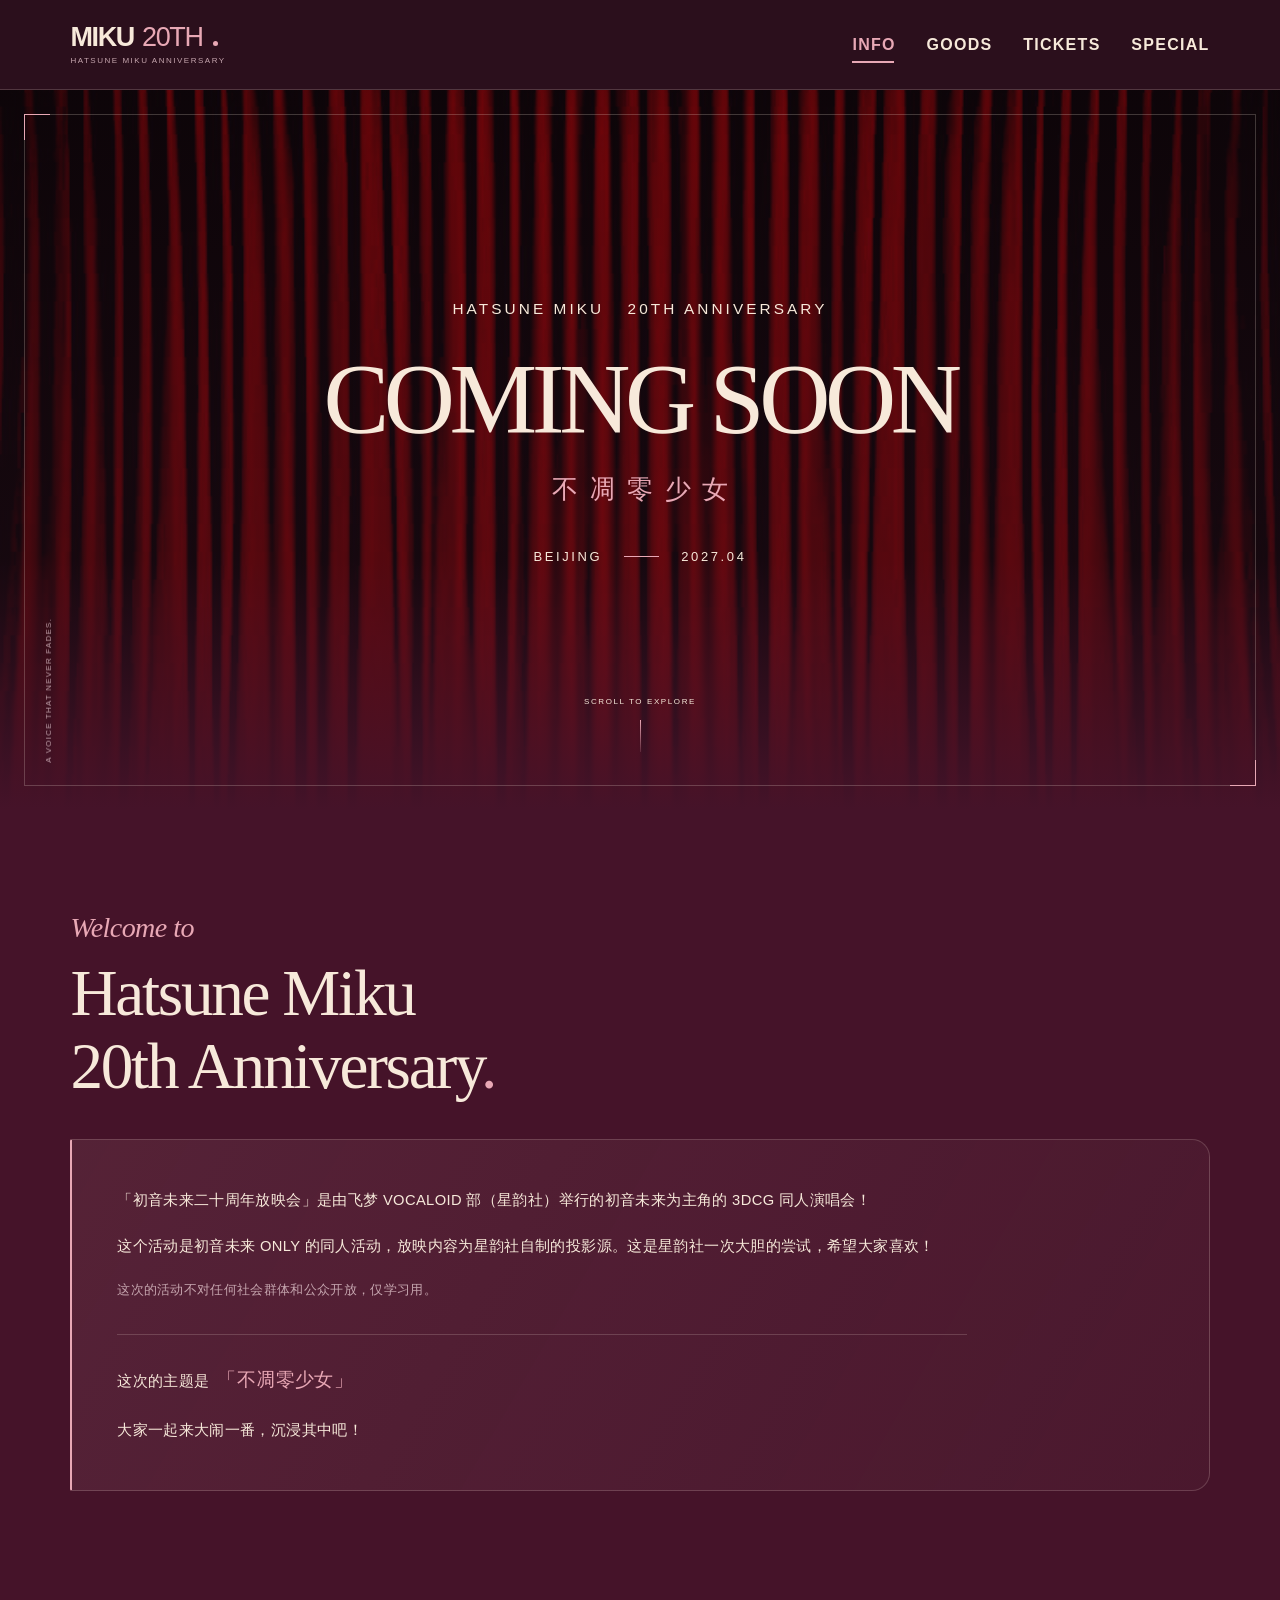
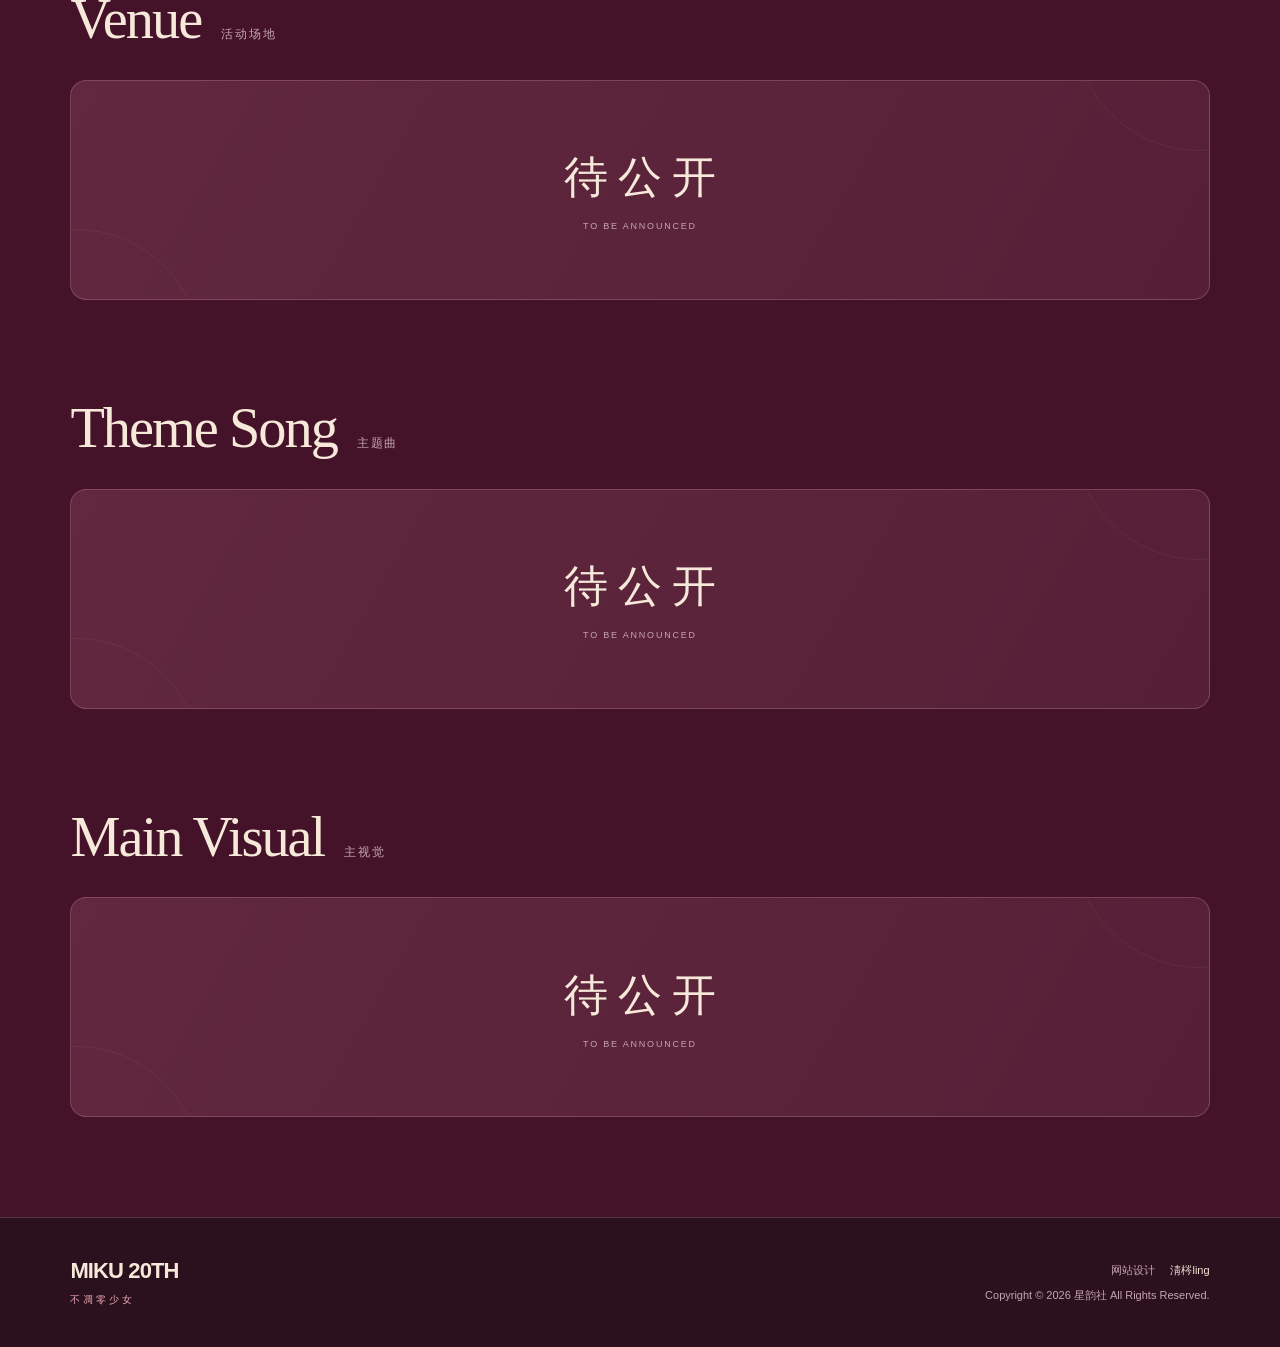
<file: index.html>
<!DOCTYPE html>
<html lang="zh-CN">
<head>
    <meta charset="UTF-8">
    <meta name="viewport" content="width=device-width, initial-scale=1, viewport-fit=cover">
    <meta name="description" content="初音未来二十周年放映会 · 不凋零少女。由飞梦 VOCALOID 部（星韵社）制作的 3DCG 同人演唱会，2027 年 4 月，北京。">
    <meta name="theme-color" content="#451329">
    <title>Hatsune Miku 20th Anniversary · 不凋零少女</title>
    <link rel="icon" href="./favicon.png" type="image/png">
    <link rel="preload" href="./background.jpg" as="image">
    <link rel="stylesheet" href="./style.css">
    <script src="./script.js" defer></script>
</head>
<body>
    <a class="skip-link" href="#main">跳至主要内容</a>
    <header class="site-header">
        <a class="brand" href="./index.html" aria-label="MIKU 20TH 首页">
            <span class="brand-name">MIKU <span>20TH</span><i aria-hidden="true"></i></span>
            <span class="brand-caption">HATSUNE MIKU ANNIVERSARY</span>
        </a>
        <nav aria-label="主导航">
            <ul>
                <li><a href="./index.html" aria-current="page">INFO</a></li>
                <li><a href="./soon.html">GOODS</a></li>
                <li><a href="./soon.html">TICKETS</a></li>
                <li><a href="./soon.html">SPECIAL</a></li>
            </ul>
        </nav>
    </header>
    <main id="main">
        <section id="hero" aria-labelledby="hero-title">
            <div class="hero-frame" aria-hidden="true"></div>
            <div class="hero-copy">
                <p class="eyebrow hero-eyebrow">HATSUNE MIKU <span>20TH ANNIVERSARY</span></p>
                <h1 id="hero-title">COMING SOON</h1>
                <p class="hero-theme">不凋零少女</p>
                <div id="time" aria-label="2027 年 4 月，北京">
                    <p>BEIJING</p><span aria-hidden="true"></span><p><time datetime="2027-04">2027.04</time></p>
                </div>
            </div>
            <a class="scroll-cue" href="#info"><span>SCROLL TO EXPLORE</span><span class="scroll-line" aria-hidden="true"></span></a>
            <span class="hero-edition" aria-hidden="true">A VOICE THAT NEVER FADES.</span>
        </section>
        <section id="info" class="chapter" aria-labelledby="info-title">
            <div class="section-heading reveal">

                <h2 id="info-title"><span class="welcome">Welcome to</span>Hatsune Miku<br><span class="anniversary">20th Anniversary<span class="title-dot">.</span></span></h2>
            </div>
            <div class="left reveal">
                <p>「初音未来二十周年放映会」是由飞梦 VOCALOID 部（星韵社）举行的初音未来为主角的 3DCG 同人演唱会！</p>
                <p>这个活动是初音未来 ONLY 的同人活动，放映内容为星韵社自制的投影源。这是星韵社一次大胆的尝试，希望大家喜欢！</p>
                <p class="event-note">这次的活动不对任何社会群体和公众开放，仅学习用。</p>
                <p class="theme-statement">这次的主题是<span>「不凋零少女」</span></p>
                <p>大家一起来大闹一番，沉浸其中吧！</p>
            </div>
        </section>
        <section id="venue" class="chapter" aria-labelledby="venue-title">
            <div class="section-heading reveal">

                <h2 id="venue-title">Venue<span class="heading-cn">活动场地</span></h2>
            </div>
            <div class="content reveal"><p class="pending">待公开</p><p class="pending-caption">TO BE ANNOUNCED</p></div>
        </section>
        <section id="theme_song" class="chapter" aria-labelledby="song-title">
            <div class="section-heading reveal">

                <h2 id="song-title">Theme Song<span class="heading-cn">主题曲</span></h2>
            </div>
            <div class="content reveal"><p class="pending">待公开</p><p class="pending-caption">TO BE ANNOUNCED</p></div>
        </section>
        <section id="main_visual" class="chapter" aria-labelledby="visual-title">
            <div class="section-heading reveal">

                <h2 id="visual-title">Main Visual<span class="heading-cn">主视觉</span></h2>
            </div>
            <div class="content reveal"><p class="pending">待公开</p><p class="pending-caption">TO BE ANNOUNCED</p></div>
        </section>
    </main>
    <footer class="site-footer">
        <a class="footer-brand" href="./index.html">MIKU 20TH<span>不凋零少女</span></a>
        <div class="footer-credit"><p>网站设计 <span>淸梣ling</span></p><p class="copyright">Copyright © 2026 星韵社 All Rights Reserved.</p></div>
    </footer>
</body>
</html>
</file>
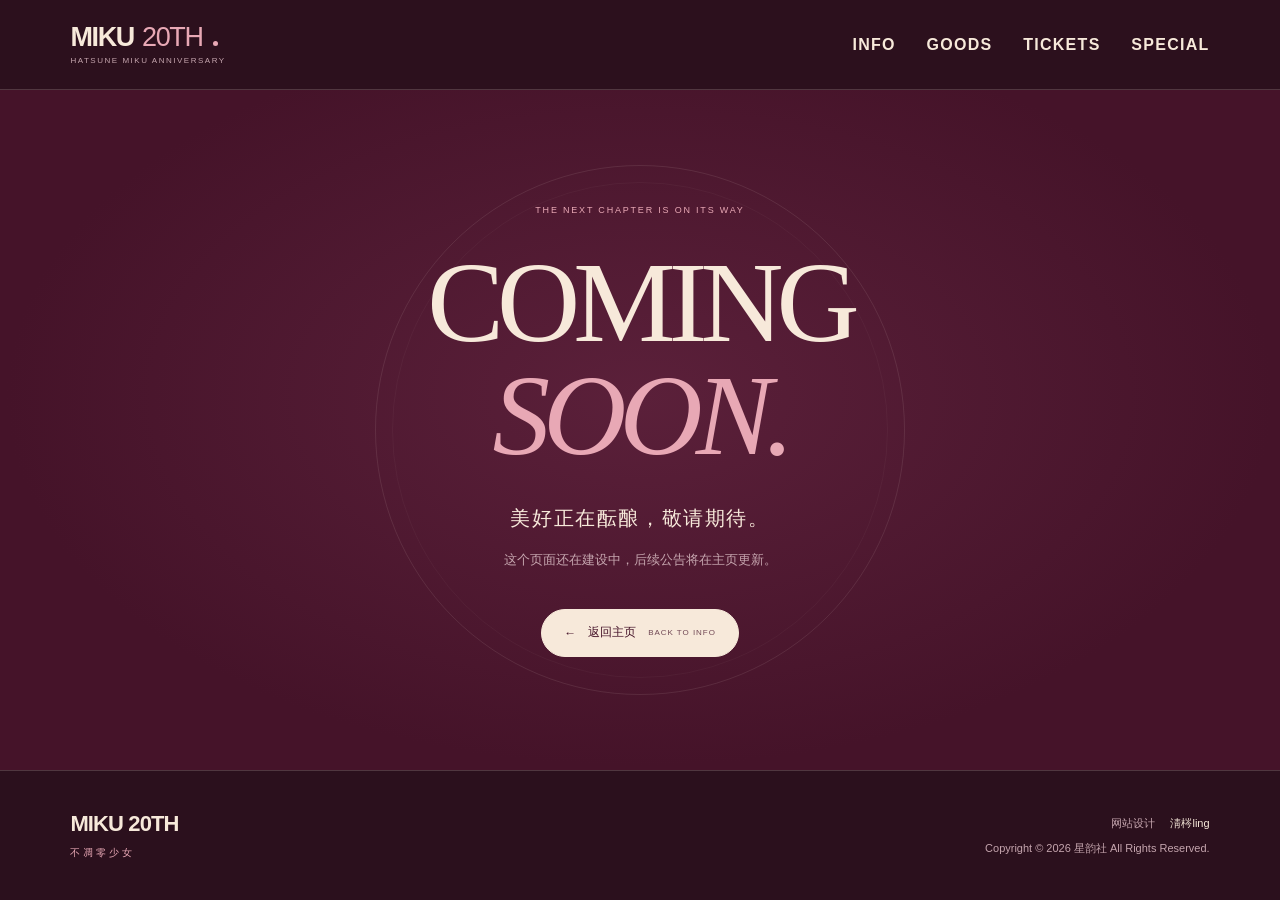
<file: soon.html>
<!DOCTYPE html>
<html lang="zh-CN">
<head>
    <meta charset="UTF-8">
    <meta name="viewport" content="width=device-width, initial-scale=1, viewport-fit=cover">
    <meta name="description" content="初音未来二十周年放映会 · 更多内容正在准备中，敬请期待。">
    <meta name="theme-color" content="#451329">
    <title>敬请期待 · Hatsune Miku 20th Anniversary</title>
    <link rel="icon" href="./favicon.png" type="image/png">
    <link rel="stylesheet" href="./style.css">
</head>
<body class="soon-page">
    <a class="skip-link" href="#main">跳至主要内容</a>
    <header class="site-header">
        <a class="brand" href="./index.html" aria-label="MIKU 20TH 首页">
            <span class="brand-name">MIKU <span>20TH</span><i aria-hidden="true"></i></span>
            <span class="brand-caption">HATSUNE MIKU ANNIVERSARY</span>
        </a>
        <nav aria-label="主导航">
            <ul>
                <li><a href="./index.html">INFO</a></li>
                <li><a href="./soon.html">GOODS</a></li>
                <li><a href="./soon.html">TICKETS</a></li>
                <li><a href="./soon.html">SPECIAL</a></li>
            </ul>
        </nav>
    </header>
    <main id="main">
        <section id="soon" aria-labelledby="soon-title">
            <div class="soon-orbit" aria-hidden="true"></div>
            <p class="eyebrow">THE NEXT CHAPTER IS ON ITS WAY</p>
            <h1 id="soon-title">COMING<br><em>SOON.</em></h1>
            <p class="soon-intro">美好正在酝酿，敬请期待。</p>
            <p class="soon-description">这个页面还在建设中，<wbr>后续公告将在主页更新。</p>
            <a class="back-link" href="./index.html"><span aria-hidden="true">←</span> 返回主页 <span class="back-link-en">BACK TO INFO</span></a>
        </section>
    </main>
    <footer class="site-footer">
        <a class="footer-brand" href="./index.html">MIKU 20TH<span>不凋零少女</span></a>
        <div class="footer-credit"><p>网站设计 <span>淸梣ling</span></p><p class="copyright">Copyright © 2026 星韵社 All Rights Reserved.</p></div>
    </footer>
</body>
</html>
</file>
<file: style.css>
@charset "UTF-8";

:root {
    color-scheme: dark;
    --wine: #451329;
    --wine-deep: #2b101d;
    --wine-light: #5b203a;
    --cream: #f7e9da;
    --rose: #e8a8b5;
    --muted: #c5a5ae;
    --line: rgba(247, 233, 218, .18);
    --page-gutter: clamp(22px, 5.5vw, 88px);
    --content-width: 1200px;
    font-family: "Helvetica Neue", Arial, "PingFang SC", "Microsoft YaHei", sans-serif;
    background: var(--wine);
    color: var(--cream);
}

*, *::before, *::after { box-sizing: border-box; }
* { margin: 0; padding: 0; }
html { scroll-behavior: smooth; scroll-padding-top: 110px; }
body { min-width: 280px; -webkit-text-size-adjust: 100%; }
a { color: inherit; text-decoration: none; -webkit-tap-highlight-color: transparent; }
a:focus-visible { outline: 2px solid var(--rose); outline-offset: 6px; border-radius: 2px; }
::selection { background: var(--rose); color: var(--wine-deep); }
.skip-link { position: fixed; top: 12px; left: 16px; z-index: 100; padding: 12px 18px; background: var(--cream); color: var(--wine); transform: translateY(-180%); }
.skip-link:focus { transform: translateY(0); }

.site-header {
    position: sticky; top: 0; z-index: 20;
    display: flex; align-items: center; justify-content: space-between; gap: 24px;
    min-height: 90px; padding: 16px var(--page-gutter);
    border-bottom: 1px solid var(--line);
    background: rgba(43, 16, 29, .96);
}
.brand { display: inline-flex; flex-direction: column; gap: 5px; flex-shrink: 0; }
.brand-name { display: flex; align-items: baseline; gap: 8px; font-size: 27px; font-weight: 800; letter-spacing: -.05em; line-height: 1; }
.brand-name > span { color: var(--rose); font-weight: 400; }
.brand-name i { width: 5px; height: 5px; margin-left: 2px; background: var(--rose); border-radius: 50%; }
.brand-caption { font-size: 8px; letter-spacing: .19em; color: var(--muted); }
nav ul { display: flex; align-items: center; gap: clamp(14px, 2.4vw, 38px); list-style: none; }
nav a { position: relative; display: flex; align-items: center; min-height: 44px; font-size: 16px; font-weight: 600; letter-spacing: .08em; transition: color .2s ease; }
nav a::after { content: ""; position: absolute; left: 0; right: .13em; bottom: 4px; height: 2px; background: var(--rose); transform: scaleX(0); transform-origin: left; transition: transform .25s ease; }
nav a[aria-current="page"] { color: var(--rose); }
nav a[aria-current="page"]::after { transform: scaleX(1); }

#hero {
    position: relative; isolation: isolate; display: flex; align-items: center; justify-content: center;
    min-height: 600px; min-height: clamp(560px, 80svh, 860px);
    padding: 100px var(--page-gutter) 140px; text-align: center;
    background: var(--wine-deep) url("./background.jpg") center / cover no-repeat;
}
#hero::before { content: ""; position: absolute; inset: 0; z-index: -1; background: linear-gradient(180deg, rgba(43, 16, 29, .30), rgba(43, 16, 29, .5) 65%, var(--wine)); }
.hero-frame { position: absolute; inset: 24px; border: 1px solid rgba(247, 233, 218, .22); pointer-events: none; }
.hero-frame::before, .hero-frame::after { content: ""; position: absolute; width: 26px; height: 26px; border-color: var(--rose); border-style: solid; }
.hero-frame::before { top: -1px; left: -1px; border-width: 1px 0 0 1px; }
.hero-frame::after { right: -1px; bottom: -1px; border-width: 0 1px 1px 0; }
.hero-copy { position: relative; width: 100%; }
.eyebrow { font-size: 10px; line-height: 1.7; font-weight: 500; letter-spacing: .2em; color: var(--muted); }
.hero-eyebrow { color: var(--cream); font-size: clamp(14px, 1.2vw, 18px); letter-spacing: .2em; }
.hero-eyebrow span { margin-left: 16px; }
#hero h1 { margin: 24px 0 20px; font-size: clamp(36px, 7.7vw, 116px); font-weight: 400; line-height: 1.08; letter-spacing: -.055em; font-family: Georgia, "Times New Roman", serif; white-space: nowrap; }
.hero-theme { color: var(--rose); font-family: "Songti SC", "Noto Serif CJK SC", "SimSun", serif; font-size: clamp(18px, 2vw, 26px); letter-spacing: .45em; text-indent: .45em; }
#time { display: flex; align-items: center; justify-content: center; gap: 22px; margin-top: 42px; }
#time p { font-size: 13px; letter-spacing: .2em; }
#time > span { width: 35px; height: 1px; background: var(--rose); }
.scroll-cue { position: absolute; bottom: 48px; left: 50%; transform: translateX(-50%); display: flex; flex-direction: column; align-items: center; gap: 14px; min-width: 160px; padding: 10px; font-size: 8px; letter-spacing: .2em; }
.scroll-line { display: block; height: 32px; width: 1px; background: linear-gradient(var(--rose), rgba(232, 168, 181, .15)); transform-origin: top; }
.hero-edition { position: absolute; left: 44px; bottom: 47px; font-size: 8px; letter-spacing: .15em; color: var(--muted); writing-mode: vertical-rl; transform: rotate(180deg); }

.chapter { max-width: calc(var(--content-width) + 2 * var(--page-gutter)); margin-inline: auto; padding: 64px var(--page-gutter); }
.chapter + .chapter { padding-top: 32px; }
#info { padding-top: clamp(64px, 8vw, 112px); padding-bottom: 64px; }
.section-heading { margin-bottom: 28px; }
.chapter h2 { display: flex; flex-wrap: wrap; align-items: baseline; gap: 12px 20px; font-family: Georgia, "Times New Roman", serif; font-size: clamp(34px, 4.4vw, 60px); font-weight: 400; line-height: 1.15; letter-spacing: -.035em; }
.heading-cn { font-family: "PingFang SC", "Microsoft YaHei", sans-serif; font-size: 12px; letter-spacing: .15em; color: var(--muted); }
#info h2 { display: block; font-size: clamp(33px, 5.1vw, 72px); line-height: 1.12; }
.welcome { display: block; margin-bottom: 13px; font-size: .43em; font-style: italic; color: var(--rose); letter-spacing: -.02em; }
.anniversary { color: var(--cream); }
.title-dot { color: var(--rose); }
.left { margin-top: 36px; padding: clamp(24px, 3.5vw, 48px); background: linear-gradient(120deg, rgba(232, 168, 181, .10), rgba(232, 168, 181, .035)); border: 1px solid var(--line); border-left: 2px solid var(--rose); border-radius: 2px 18px 18px 2px; }
.left p { max-width: 850px; font-size: clamp(14px, 1.15vw, 16px); line-height: 2.05; letter-spacing: .025em; }
.left p + p { margin-top: 16px; }
.left .event-note { color: var(--muted); font-size: 13px; }
.left .theme-statement { margin-top: 30px; padding-top: 25px; border-top: 1px solid var(--line); }
.theme-statement span { margin-left: 8px; color: var(--rose); font-family: "Songti SC", "Noto Serif CJK SC", "SimSun", serif; font-size: 1.3em; }
.content { position: relative; overflow: hidden; min-height: 220px; display: flex; flex-direction: column; align-items: center; justify-content: center; gap: 14px; padding: 36px 24px; border: 1px solid rgba(232, 168, 181, .25); border-radius: 16px; background: linear-gradient(120deg, #61283f, #552037); transition: border-color .3s ease, background-color .3s ease; }
.content::before, .content::after { content: ""; position: absolute; width: 250px; aspect-ratio: 1; border: 1px solid rgba(247, 233, 218, .055); border-radius: 50%; pointer-events: none; }
.content::before { left: -120px; bottom: -180px; }
.content::after { right: -115px; top: -180px; }
.pending { font-family: "Songti SC", "Noto Serif CJK SC", "SimSun", serif; font-size: clamp(30px, 3.4vw, 44px); letter-spacing: .24em; text-indent: .24em; }
.pending-caption { color: var(--muted); font-size: 9px; letter-spacing: .2em; }
#main_visual { padding-bottom: 100px; }

.site-footer { display: flex; align-items: center; justify-content: space-between; gap: 32px; padding: 40px var(--page-gutter) max(40px, env(safe-area-inset-bottom)); border-top: 1px solid var(--line); background: var(--wine-deep); }
.footer-brand { display: flex; flex-direction: column; gap: 9px; font-size: 22px; letter-spacing: -.04em; font-weight: 700; }
.footer-brand span { color: var(--rose); font-size: 10px; letter-spacing: .3em; font-weight: 400; }
.footer-credit { text-align: right; color: var(--muted); font-size: 11px; line-height: 2; }
.footer-credit p > span { margin-left: 12px; color: var(--cream); }
.copyright { margin-top: 3px; }

.soon-page { display: flex; flex-direction: column; min-height: 100vh; min-height: 100svh; }
.soon-page main { display: flex; flex: 1; }
#soon { position: relative; isolation: isolate; display: flex; flex-direction: column; justify-content: center; align-items: center; width: 100%; min-height: 620px; padding: 88px var(--page-gutter); overflow: hidden; text-align: center; background: radial-gradient(ellipse at 50% 45%, var(--wine-light), var(--wine) 70%); }
.soon-orbit { position: absolute; z-index: -1; width: min(530px, 86vw); aspect-ratio: 1; border: 1px solid var(--line); border-radius: 50%; opacity: .55; }
.soon-orbit::before { content: ""; position: absolute; inset: 16px; border: 1px solid rgba(247, 233, 218, .07); border-radius: 50%; }
#soon .eyebrow { color: var(--rose); font-size: 9px; }
#soon h1 { margin: 28px 0; font-family: Georgia, "Times New Roman", serif; font-size: clamp(62px, 9vw, 116px); font-weight: 400; line-height: .98; letter-spacing: -.06em; }
#soon h1 em { color: var(--rose); font-weight: 400; }
.soon-intro { font-size: clamp(16px, 2vw, 20px); letter-spacing: .08em; line-height: 1.8; }
.soon-description { max-width: 32em; margin-top: 12px; font-size: 13px; color: var(--muted); line-height: 1.9; }
.back-link { display: inline-flex; align-items: center; gap: 12px; min-height: 48px; margin-top: 36px; padding: 10px 22px; background: var(--cream); color: var(--wine); border: 1px solid var(--cream); border-radius: 999px; font-size: 12px; transition: background .2s ease, color .2s ease, transform .2s ease; }
.back-link-en { font-size: 8px; letter-spacing: .12em; opacity: .75; }

@media (hover: hover) {
    nav a:hover { color: var(--rose); }
    nav a:hover::after { transform: scaleX(1); }
    .back-link:hover { background: transparent; color: var(--cream); transform: translateY(-2px); }
    .content:hover { border-color: rgba(232, 168, 181, .55); }
    .scroll-cue:hover { color: var(--rose); }
}

@media (max-width: 640px) {
    html { scroll-padding-top: 142px; }
    .site-header { flex-direction: column; gap: 10px; padding: 18px var(--page-gutter) 0; }
    .brand { align-items: center; }
    .brand-name { font-size: 26px; }
    .brand-caption { font-size: 7px; }
    nav { width: 100%; }
    nav ul { justify-content: space-between; gap: 8px; }
    nav a { min-height: 48px; font-size: 13px; letter-spacing: .04em; padding: 0 2px; }
    nav a::after { bottom: 0; }
    #hero { min-height: 540px; min-height: clamp(480px, 72svh, 660px); padding: 80px 24px 130px; }
    .hero-frame { inset: 14px; }
    .hero-eyebrow { font-size: 12px; letter-spacing: .14em; }
    .hero-eyebrow span { display: block; margin: 7px 0 0; }
    #hero h1 { font-size: clamp(31px, 8.4vw, 54px); margin-top: 28px; margin-bottom: 24px; }
    .hero-theme { font-size: 19px; }
    #time { margin-top: 30px; gap: 18px; }
    #time p { font-size: 11px; }
    .scroll-cue { bottom: 33px; }
    .hero-edition { display: none; }
    .chapter { padding-block: 36px; }
    .chapter + .chapter { padding-top: 20px; }
    #info { padding-top: 56px; padding-bottom: 44px; }
    .section-heading { margin-bottom: 22px; }
    .chapter h2 { font-size: 37px; gap: 8px 16px; }
    .heading-cn { font-size: 10px; }
    #info h2 { font-size: clamp(29px, 7.8vw, 46px); line-height: 1.17; }
    .left { margin-top: 28px; padding: 24px 20px; border-radius: 2px 12px 12px 2px; }
    .left p { font-size: 14px; line-height: 1.95; }
    .left .event-note { font-size: 12px; }
    .theme-statement span { display: block; margin-left: 0; margin-top: 4px; font-size: 21px; }
    .content { min-height: 190px; border-radius: 12px; }
    #main_visual { padding-bottom: 64px; }
    .site-footer { align-items: flex-start; flex-direction: column; gap: 24px; padding-top: 32px; padding-bottom: max(32px, env(safe-area-inset-bottom)); }
    .footer-credit { text-align: left; font-size: 10px; }
    #soon { min-height: 580px; padding: 72px 22px; }
    #soon h1 { font-size: clamp(62px, 17vw, 95px); }
    .soon-description { max-width: 23em; font-size: 12px; }
}

@media (prefers-reduced-motion: no-preference) {
    .hero-copy { animation: enter 1s ease both; }
    .scroll-line { animation: scroll-hint 2.8s ease-in-out 3; }
    .reveal.is-visible { animation: enter .7s ease both; }
    #soon > :not(.soon-orbit) { animation: enter .8s ease both; }
    @keyframes enter { from { opacity: 0; transform: translateY(18px); } to { opacity: 1; transform: translateY(0); } }
    @keyframes scroll-hint { 0%, 100% { transform: scaleY(1); opacity: .7; } 50% { transform: scaleY(.55); opacity: 1; } }
}
@media (prefers-reduced-motion: reduce) {
    html { scroll-behavior: auto; }
    *, *::before, *::after { transition: none !important; animation: none !important; }
}
</file>
